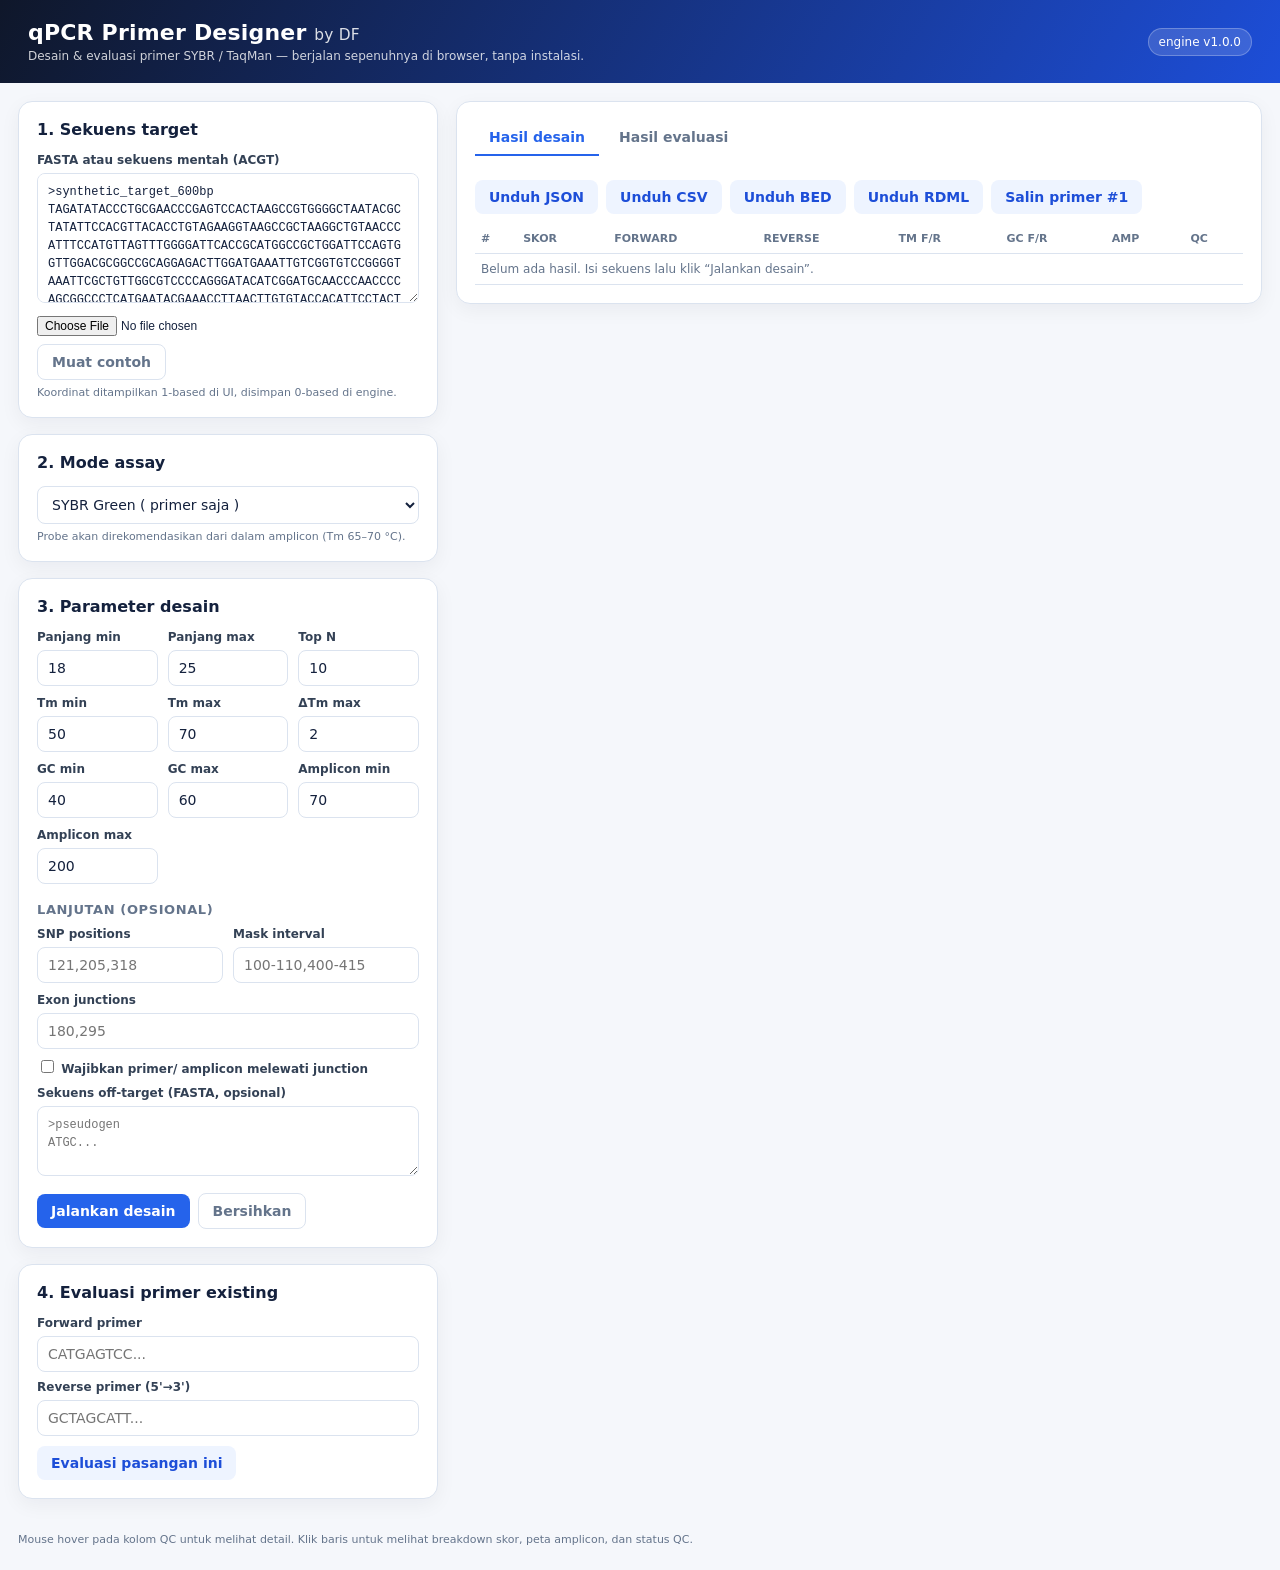
<file: qpcr-primer-designer/index.html>
<!DOCTYPE html>
<html lang="id">
<head>
  <meta charset="UTF-8" />
  <meta name="viewport" content="width=device-width, initial-scale=1.0" />
  <title>qPCR Primer Designer by DF</title>
  <link rel="stylesheet" href="styles.css" />
</head>
<body>
  <header>
    <div>
      <h1>qPCR Primer Designer <span style="font-size:.7em; font-weight:500; opacity:.85;">by DF</span></h1>
      <p>Desain & evaluasi primer SYBR / TaqMan — berjalan sepenuhnya di browser, tanpa instalasi.</p>
    </div>
    <div class="badge" id="versionBadge">engine v?</div>
  </header>

  <main>
    <section>
      <div class="card">
        <h2>1. Sekuens target</h2>
        <label for="sequenceInput">FASTA atau sekuens mentah (ACGT)</label>
        <textarea id="sequenceInput" placeholder=">GAPDH_fragment&#10;ATGCCTGCACCACCAACTGCTTAGCACCCCTGGCCAAGGTCATCCATGACAACTTTGGTATCGTGGAAGGACTCATGACCACAGTCCATGCCATCACTGCCACCCAGAAGACTGTGGATGGCCCCTCCGGGAAACTGTGGCGTGATGGCCGCGGTTGGCTCAGCCATCCTTGCTTTACGATCAACTCCTTG..."></textarea>
        <div class="row" style="margin-top:10px">
          <input type="file" id="fileInput" accept=".fa,.fasta,.fna,.txt" />
          <button class="ghost" id="exampleBtn">Muat contoh</button>
        </div>
        <div class="hint">Koordinat ditampilkan 1-based di UI, disimpan 0-based di engine.</div>
      </div>

      <div class="card">
        <h2>2. Mode assay</h2>
        <select id="assayType">
          <option value="SYBR">SYBR Green ( primer saja )</option>
          <option value="TaqMan">TaqMan ( primer + probe )</option>
        </select>
        <div class="hint" id="probeHint">Probe akan direkomendasikan dari dalam amplicon (Tm 65–70 °C).</div>
      </div>

      <div class="card">
        <h2>3. Parameter desain</h2>
        <div class="grid three">
          <div><label>Panjang min</label><input type="number" id="minLen" value="18" /></div>
          <div><label>Panjang max</label><input type="number" id="maxLen" value="25" /></div>
          <div><label>Top N</label><input type="number" id="topN" value="10" /></div>
          <div><label>Tm min</label><input type="number" id="tmMin" value="50" /></div>
          <div><label>Tm max</label><input type="number" id="tmMax" value="70" /></div>
          <div><label>ΔTm max</label><input type="number" id="deltaTm" value="2" /></div>
          <div><label>GC min</label><input type="number" id="gcMin" value="40" /></div>
          <div><label>GC max</label><input type="number" id="gcMax" value="60" /></div>
          <div><label>Amplicon min</label><input type="number" id="ampMin" value="70" /></div>
          <div><label>Amplicon max</label><input type="number" id="ampMax" value="200" /></div>
        </div>

        <h3>Lanjutan (opsional)</h3>
        <div class="grid">
          <div><label>SNP positions</label><input type="text" id="snpText" placeholder="121,205,318" /></div>
          <div><label>Mask interval</label><input type="text" id="maskText" placeholder="100-110,400-415" /></div>
        </div>
        <div style="margin-top:10px">
          <label>Exon junctions</label>
          <input type="text" id="junctionText" placeholder="180,295" />
          <label style="margin-top:8px"><input type="checkbox" id="requireJunction" /> Wajibkan primer/ amplicon melewati junction</label>
        </div>
        <div style="margin-top:10px">
          <label>Sekuens off-target (FASTA, opsional)</label>
          <textarea id="offtargetText" style="min-height:70px" placeholder=">pseudogen&#10;ATGC..."></textarea>
        </div>

        <div class="row" style="margin-top:14px">
          <button class="primary" id="runBtn">Jalankan desain</button>
          <button class="ghost" id="clearBtn">Bersihkan</button>
        </div>
        <div class="error hidden" id="errorBox"></div>
      </div>

      <div class="card">
        <h2>4. Evaluasi primer existing</h2>
        <label>Forward primer</label>
        <input type="text" id="evalFwd" class="mono" placeholder="CATGAGTCC..." />
        <label style="margin-top:8px">Reverse primer (5'→3')</label>
        <input type="text" id="evalRev" class="mono" placeholder="GCTAGCATT..." />
        <button style="margin-top:10px" id="evalBtn">Evaluasi pasangan ini</button>
      </div>
    </section>

    <section>
      <div class="card">
        <div class="tabbar">
          <button class="active" id="tabDesign">Hasil desain</button>
          <button id="tabEval">Hasil evaluasi</button>
        </div>

        <div id="designView">
          <div class="summary" id="summaryBar"></div>
          <div class="row" style="margin-bottom:10px">
            <button id="exportJson">Unduh JSON</button>
            <button id="exportCsv">Unduh CSV</button>
            <button id="exportBed">Unduh BED</button>
            <button id="exportRdml">Unduh RDML</button>
            <button id="copyTop">Salin primer #1</button>
          </div>
          <div style="overflow-x:auto">
            <table>
              <thead>
                <tr>
                  <th data-sort="rank">#</th>
                  <th data-sort="score">Skor</th>
                  <th>Forward</th>
                  <th>Reverse</th>
                  <th data-sort="fwdTm">Tm F/R</th>
                  <th data-sort="gc">GC F/R</th>
                  <th data-sort="amp">Amp</th>
                  <th>QC</th>
                </tr>
              </thead>
              <tbody id="resultsBody">
                <tr><td colspan="8" style="color:var(--muted)">Belum ada hasil. Isi sekuens lalu klik “Jalankan desain”.</td></tr>
              </tbody>
            </table>
          </div>
          <div class="detail hidden" id="detailCard"></div>
        </div>

        <div id="evalView" class="hidden">
          <div id="evalResult" style="color:var(--muted)">Belum ada evaluasi.</div>
        </div>
      </div>
    </section>
  </main>

  <footer>
    Mouse hover pada kolom QC untuk melihat detail. Klik baris untuk melihat breakdown skor, peta amplicon, dan status QC.
  </footer>

  <script src="engine.js"></script>
  <script src="app.js"></script>
</body>
</html>
</file>
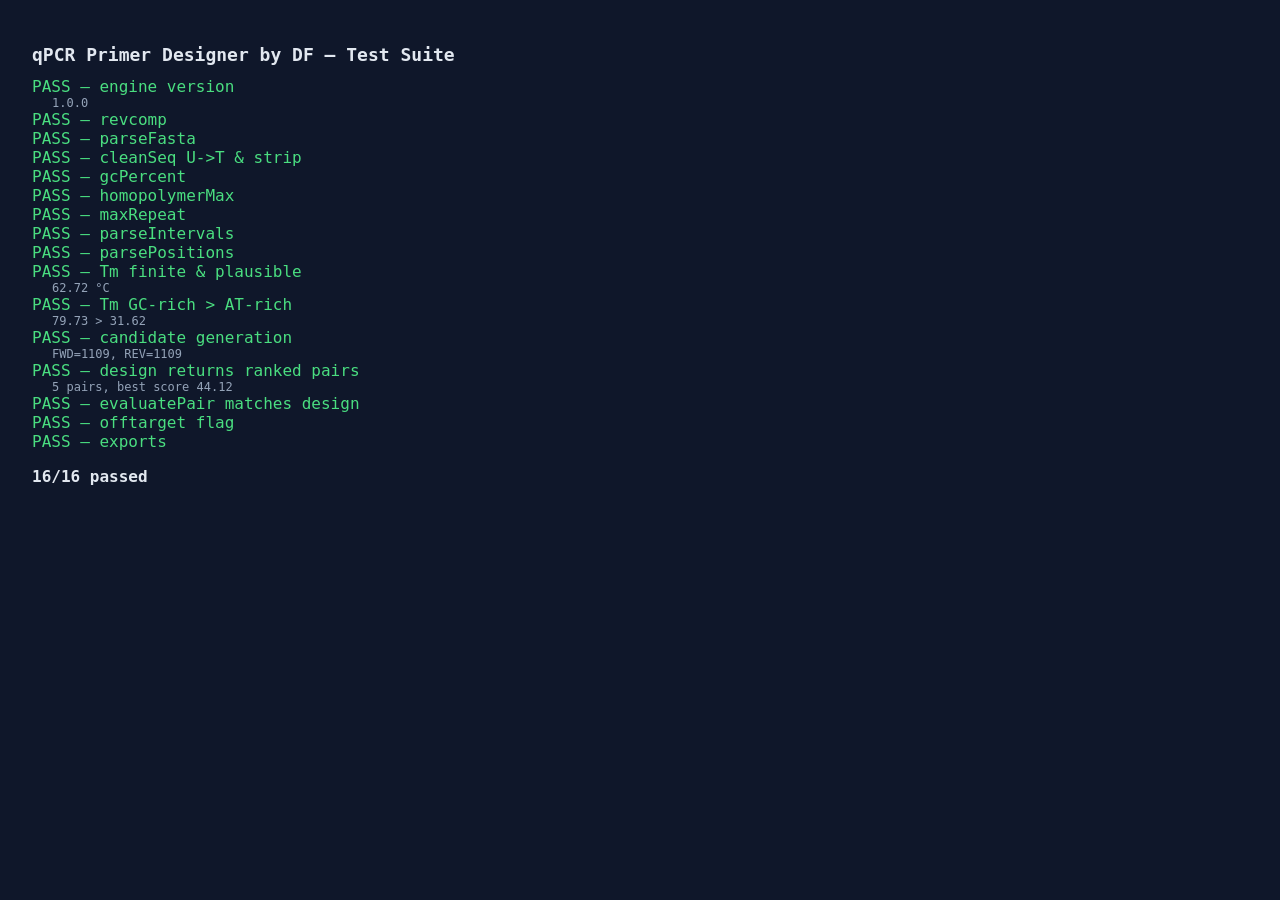
<file: qpcr-primer-designer/tests.html>
<!DOCTYPE html>
<html lang="id">
<head>
  <meta charset="UTF-8" />
  <title>qPCR Primer Designer by DF — Tests</title>
  <style>
    body { font-family: Consolas, monospace; background: #0f172a; color: #e2e8f0; padding: 24px; }
    h1 { font-size: 18px; }
    .pass { color: #4ade80; }
    .fail { color: #f87171; }
    .summary { margin-top: 16px; font-weight: bold; }
    .detail { color: #94a3b8; font-size: 12px; margin-left: 20px; }
  </style>
</head>
<body>
  <h1>qPCR Primer Designer by DF — Test Suite</h1>
  <div id="out">Menjalankan…</div>
  <script src="engine.js"></script>
  <script>
    (function () {
      const E = window.PrimerEngine;
      const out = document.getElementById('out');
      const results = [];
      function check(name, fn) {
        try {
          const detail = fn();
          results.push({ ok: true, name, detail: detail || '' });
        } catch (e) {
          results.push({ ok: false, name, detail: e.message });
        }
      }
      function assert(cond, msg) { if (!cond) throw new Error(msg); }
      function eq(a, b, msg) { assert(a === b, `${msg || 'expected'} ${b}, got ${a}`); }

      check('engine version', () => { assert(!!E.VERSION, 'missing VERSION'); return E.VERSION; });
      check('revcomp', () => eq(E.revcomp('ATGCGT'), 'ACGCAT'));
      check('parseFasta', () => {
        const r = E.parseFasta('>a desc\nATGC\n>b\nGGCC');
        eq(r.length, 2, 'records'); eq(r[0].seq, 'ATGC'); eq(r[1].name, 'b');
      });
      check('cleanSeq U->T & strip', () => eq(E.cleanSeq('atgc u n 12'), 'ATGCTN'));
      check('gcPercent', () => eq(E.gcPercent('AAGGCC'), 66.67));
      check('homopolymerMax', () => eq(E.homopolymerMax('AAATGG'), 3));
      check('maxRepeat', () => eq(E.maxRepeat('ATATAT'), 3));
      check('parseIntervals', () => {
        const r = E.parseIntervals('10-20,30:40');
        eq(r.length, 2); eq(r[0][0], 9); eq(r[1][1], 39);
      });
      check('parsePositions', () => {
        const r = E.parsePositions('10,20,20,abc');
        eq(r.length, 2); eq(r[0], 9); eq(r[1], 19);
      });
      check('Tm finite & plausible', () => {
        const tm = E.nearestNeighborTm('ATGCCCGTAGCTAGCTACGATCG');
        assert(isFinite(tm) && tm > 45 && tm < 80, 'tm=' + tm);
        return tm + ' °C';
      });
      check('Tm GC-rich > AT-rich', () => {
        const gc = E.nearestNeighborTm('GCGCGCGCGCGCGCGCGCGC');
        const at = E.nearestNeighborTm('ATATATATATATATATATAT');
        assert(gc > at, `gc=${gc}, at=${at}`);
        return `${gc} > ${at}`;
      });
      check('candidate generation', () => {
        const seq = E.parseFasta('>t\n' + 'TAGATATACCCTGCGAACCCGAGTCCACTAAGCCGTGGGGCTAATACGCTATATTCCACGTTACACCTGTAGAAGGTAAGCCGCTAAGGCTGTAACCCATTTCCATGTTAGTTTGGGGATTCACCGCATGGCCGCTGGATTCCAGTGGTTGGACGCGGCCGCAGGAGACTTGGATGAAAT')[0].seq;
        const c = E.generateCandidates(seq, E.DEFAULT_CONFIG);
        const f = c.filter(x => x.orientation === 'FWD').length;
        const r = c.filter(x => x.orientation === 'REV').length;
        assert(f > 0 && r > 0, `fwd=${f}, rev=${r}`);
        return `FWD=${f}, REV=${r}`;
      });
      check('design returns ranked pairs', () => {
        const seq = E.parseFasta('>t\n' + 'TAGATATACCCTGCGAACCCGAGTCCACTAAGCCGTGGGGCTAATACGCTATATTCCACGTTACACCTGTAGAAGGTAAGCCGCTAAGGCTGTAACCCATTTCCATGTTAGTTTGGGGATTCACCGCATGGCCGCTGGATTCCAGTGGTTGGACGCGGCCGCAGGAGACTTGGATGAAAT')[0].seq;
        const res = E.design(seq, Object.assign({}, E.DEFAULT_CONFIG, { topN: 5 }));
        assert(res.pairs.length > 0, 'no pairs');
        for (const p of res.pairs) {
          assert(p.ampliconLength >= 70 && p.ampliconLength <= 200, 'amp=' + p.ampliconLength);
          assert(p.fwd.tm >= 50 && p.fwd.tm <= 70, 'tm=' + p.fwd.tm);
        }
        for (let i = 1; i < res.pairs.length; i++) {
          assert(res.pairs[i - 1].score <= res.pairs[i].score, 'not sorted');
        }
        return `${res.pairs.length} pairs, best score ${res.pairs[0].score}`;
      });
      check('evaluatePair matches design', () => {
        const seq = 'TAGATATACCCTGCGAACCCGAGTCCACTAAGCCGTGGGGCTAATACGCTATATTCCACGTTACACCTGTAGAAGGTAAGCCGCTAAGGCTGTAACCCATTTCCATGTTAGTTTGGGGATTCACCGCATGGCCGCTGGATTCCAGTGGTTGGACGCGGCCGCAGGAGACTTGGATGAAAT';
        const res = E.design(seq, Object.assign({}, E.DEFAULT_CONFIG, { topN: 1 }));
        const p = res.pairs[0];
        const ev = E.evaluatePair(seq, p.fwd.sequence, p.rev.sequence, E.DEFAULT_CONFIG);
        eq(ev.score, p.score, 'score');
        eq(ev.ampliconLength, p.ampliconLength, 'amplicon');
      });
      check('offtarget flag', () => {
        const pair = { fwd: { sequence: 'AAAAAAAAAACGT' }, rev: { sequence: 'TTTTTTTTTACG' } };
        const flags = E.checkOfftarget([{ name: 'pseudo', seq: 'GGGGAAAACGTCGAAAA' }], pair);
        assert(flags.some(f => f.code === 'OFFTARGET_3PRIME' && f.severity === 'FAIL'), 'no FAIL');
      });
      check('exports', () => {
        const res = E.design('TAGATATACCCTGCGAACCCGAGTCCACTAAGCCGTGGGGCTAATACGCTATATTCCACGTTACACCTGTAGAAGGTAAGCCGCTAAGGCTGTAACCCATTTCCATGTTAGTTTGGGGATTCACCGCATGGCCGCTGGATTCCAGTGGTTGGACGCGGCCGCAGGAGACTTGGATGAAAT', Object.assign({}, E.DEFAULT_CONFIG, { topN: 1 }));
        const csv = E.exportCsv(res), bed = E.exportBed(res), rdml = E.exportRdml(res, {});
        assert(csv.includes('"rank","score"'), 'csv header');
        assert(bed.startsWith('target\t'), 'bed');
        assert(rdml.includes('<rdml') && rdml.includes('</rdml>'), 'rdml');
      });

      const pass = results.filter(r => r.ok).length;
      out.innerHTML =
        results.map(r => `<div class="${r.ok ? 'pass' : 'fail'}">${r.ok ? 'PASS' : 'FAIL'} — ${r.name}${r.detail ? `<div class="detail">${r.detail}</div>` : ''}</div>`).join('') +
        `<div class="summary">${pass}/${results.length} passed</div>`;
    })();
  </script>
</body>
</html>
</file>
<file: qpcr-primer-designer/styles.css>
:root {
  --bg: #f5f7fb;
  --card: #ffffff;
  --ink: #14213d;
  --muted: #64748b;
  --line: #dbe3ef;
  --accent: #2563eb;
  --accent-dark: #1d4ed8;
  --ok: #16a34a;
  --warn: #f59e0b;
  --fail: #dc2626;
  --soft: #eef4ff;
}

* { box-sizing: border-box; }

body {
  margin: 0;
  font-family: "Segoe UI", Inter, system-ui, -apple-system, sans-serif;
  background: var(--bg);
  color: var(--ink);
  font-size: 14px;
}

header {
  background: linear-gradient(120deg, #0f172a, #1d4ed8);
  color: #fff;
  padding: 20px 28px;
  display: flex;
  align-items: center;
  justify-content: space-between;
  flex-wrap: wrap;
  gap: 12px;
}

header h1 { margin: 0; font-size: 22px; letter-spacing: .2px; }
header p { margin: 4px 0 0; opacity: .8; font-size: 12px; }
.badge {
  background: rgba(255,255,255,.14);
  border: 1px solid rgba(255,255,255,.25);
  padding: 6px 10px;
  border-radius: 999px;
  font-size: 12px;
}

main {
  display: grid;
  grid-template-columns: minmax(320px, 420px) 1fr;
  gap: 18px;
  padding: 18px;
  align-items: start;
}

.card {
  background: var(--card);
  border: 1px solid var(--line);
  border-radius: 14px;
  box-shadow: 0 6px 20px rgba(15, 23, 42, .05);
  padding: 18px;
  margin-bottom: 16px;
}

.card h2 { margin: 0 0 14px; font-size: 16px; }
.card h3 { margin: 18px 0 10px; font-size: 13px; color: var(--muted); text-transform: uppercase; letter-spacing: .6px; }

label { display: block; font-weight: 600; font-size: 12px; margin-bottom: 6px; color: #334155; }
input[type="text"], input[type="number"], textarea, select {
  width: 100%;
  padding: 9px 10px;
  border: 1px solid var(--line);
  border-radius: 8px;
  font: inherit;
  color: var(--ink);
  background: #fff;
}
textarea { resize: vertical; min-height: 130px; font-family: "Consolas", "Courier New", monospace; font-size: 12px; line-height: 1.5; }
input[type="file"] { font-size: 12px; width: 100%; }

.grid { display: grid; grid-template-columns: repeat(2, 1fr); gap: 10px; }
.grid.three { grid-template-columns: repeat(3, 1fr); }

.row { display: flex; gap: 8px; flex-wrap: wrap; align-items: center; }

button {
  border: 0;
  border-radius: 8px;
  padding: 9px 14px;
  font: inherit;
  font-weight: 600;
  cursor: pointer;
  background: var(--soft);
  color: var(--accent-dark);
}
button:hover { filter: brightness(.97); }
button.primary { background: var(--accent); color: #fff; }
button.primary:hover { background: var(--accent-dark); }
button.ghost { background: transparent; border: 1px solid var(--line); color: var(--muted); }
button:disabled { opacity: .5; cursor: not-allowed; }

.summary {
  display: flex;
  flex-wrap: wrap;
  gap: 10px;
  margin-bottom: 12px;
}
.stat {
  background: var(--soft);
  border-radius: 10px;
  padding: 10px 14px;
  min-width: 120px;
}
.stat b { display: block; font-size: 18px; }
.stat span { font-size: 11px; color: var(--muted); }

table { width: 100%; border-collapse: collapse; font-size: 12px; }
th, td { padding: 8px 6px; text-align: left; border-bottom: 1px solid var(--line); white-space: nowrap; }
th { color: var(--muted); font-size: 11px; text-transform: uppercase; cursor: pointer; user-select: none; }
tbody tr { cursor: pointer; }
tbody tr:hover { background: #f8fbff; }
tbody tr.selected { background: var(--soft); }
.mono { font-family: "Consolas", "Courier New", monospace; font-size: 11px; }

.pill { display: inline-block; padding: 2px 7px; border-radius: 999px; font-size: 10px; font-weight: 700; }
.pill.ok { background: #dcfce7; color: #166534; }
.pill.warn { background: #fef3c7; color: #92400e; }
.pill.fail { background: #fee2e2; color: #991b1b; }

.detail { margin-top: 16px; border-top: 1px solid var(--line); padding-top: 14px; }
.detail pre {
  background: #0f172a;
  color: #dbeafe;
  padding: 12px;
  border-radius: 8px;
  overflow-x: auto;
  font-size: 11px;
  line-height: 1.5;
}
.kv { display: grid; grid-template-columns: repeat(auto-fit, minmax(130px, 1fr)); gap: 8px; margin-bottom: 12px; }
.kv div { background: #f8fafc; border-radius: 8px; padding: 8px 10px; }
.kv span { display: block; font-size: 10px; color: var(--muted); }
.kv b { font-size: 13px; }

.error { color: var(--fail); font-weight: 600; margin: 8px 0; }
.hint { color: var(--muted); font-size: 11px; margin-top: 6px; }
.hidden { display: none !important; }

.tabbar { display: flex; gap: 6px; margin-bottom: 12px; }
.tabbar button { background: transparent; color: var(--muted); border-bottom: 2px solid transparent; border-radius: 0; }
.tabbar button.active { color: var(--accent); border-bottom-color: var(--accent); }

footer { padding: 0 18px 24px; color: var(--muted); font-size: 11px; }

@media (max-width: 900px) {
  main { grid-template-columns: 1fr; }
}
</file>
